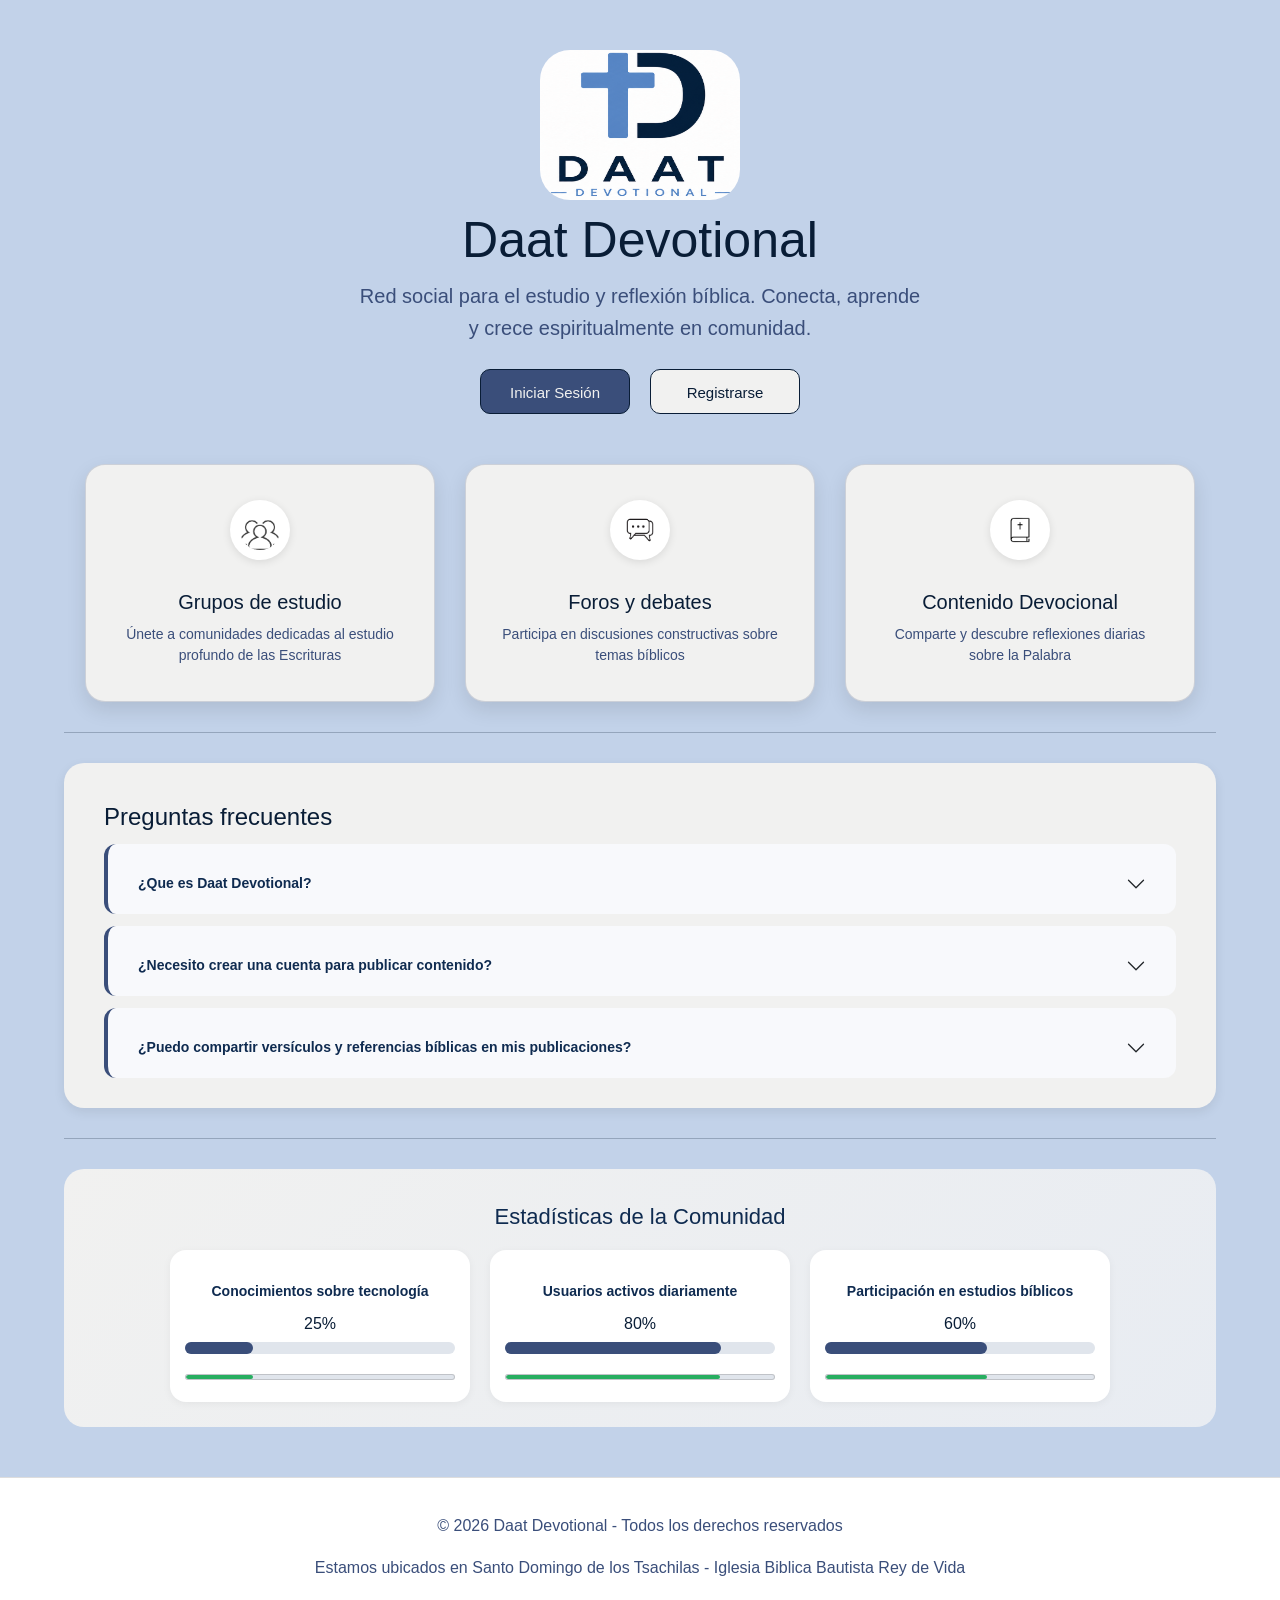
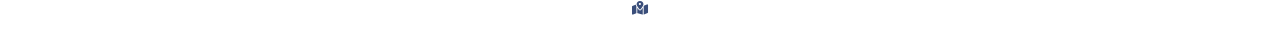
<file: index.html>
<!DOCTYPE html>
<html lang="es">

<head>
    <meta charset="UTF-8">
    <meta name="viewport" content="width=device-width, initial-scale=1.0">
    <title>Daat Devotional - Inicio</title>
    <link rel="icon" href="imagenes/mundo.png" type="image/x-icon">
    <link href="https://cdn.jsdelivr.net/npm/bootstrap@5.3.8/dist/css/bootstrap.min.css" rel="stylesheet"
        integrity="sha384-sRIl4kxILFvY47J16cr9ZwB07vP4J8+LH7qKQnuqkuIAvNWLzeN8tE5YBujZqJLB" crossorigin="anonymous">
    <link rel="stylesheet" href="css/general.css">
    <link rel="stylesheet" href="css/index.css">
    <link rel="stylesheet" href="https://cdnjs.cloudflare.com/ajax/libs/font-awesome/6.5.0/css/all.min.css">
    
</head>

<body id="bienvenida">
    <main>
        <!-- BLOQUE 1: PRESENTACIÓN PRINCIPAL -->
        <section id="presentacion">
            <div class="logo-principal">
                <img src="imagenes/LogoPrincipal.png" alt="Logo Principal">
            </div>
            <h1 class="titulo-principal">Daat Devotional</h1>
            <p class="subtitulo-principal">
                Red social para el estudio y reflexión bíblica. Conecta, aprende <br>
                y crece espiritualmente en comunidad.
            </p>
            <div class="botones">
                <a href="pages/formularios/login.html" class="btn-login">Iniciar Sesión</a>
                <a href="pages/formularios/registro.html" class="btn-registro">Registrarse</a>
            </div>
        </section>

        <!-- BLOQUE 2: TARJETAS DE INTERESES -->
        <section id="tarjetas">
            <article class="card-body">
                <img src="imagenes/usuarios.png" alt="Usuarios">
                <h2 class="card-title">Grupos de estudio</h2>
                <p class="card-text">Únete a comunidades dedicadas al estudio profundo de las Escrituras</p>
            </article>
            <article class="card-body">
                <img src="imagenes/mensaje.png" alt="Foros">
                <h2 class="card-title">Foros y debates</h2>
                <p class="card-text">Participa en discusiones constructivas sobre temas bíblicos</p>
            </article>
            <article class="card-body">
                <img src="imagenes/biblia.png" alt="Biblia">
                <h2 class="card-title">Contenido Devocional</h2>
                <p class="card-text">Comparte y descubre reflexiones diarias sobre la Palabra</p>
            </article>
        </section>

        <hr class="separador">

        <!-- BLOQUE 3: PREGUNTAS FRECUENTES -->
        <aside id="preguntas-frecuentes">
            <div class="accordion accordion-flush" id="accordionFlushExample">
                <h2 class="accordion-header">Preguntas frecuentes</h2>
                
                <div id="accordion-item">
                    <h2 class="accordion-header">
                        <button class="accordion-button collapsed" type="button" data-bs-toggle="collapse"
                            data-bs-target="#flush-collapseOne" aria-expanded="false" aria-controls="flush-collapseOne">
                            ¿Que es Daat Devotional?
                        </button>
                    </h2>
                    <div id="flush-collapseOne" class="accordion-collapse collapse"
                        data-bs-parent="#accordionFlushExample">
                        <div class="accordion-body">Daat Devotional es una red social enfocada en la divulgación de contenido de estudio bíblico para
                    crecer espiritualmente y mantener una buena coinonia</div>
                    </div>
                </div>

                <div id="accordion-item">
                    <h2 class="accordion-header">
                        <button class="accordion-button collapsed" type="button" data-bs-toggle="collapse"
                            data-bs-target="#flush-collapseTwo" aria-expanded="false" aria-controls="flush-collapseTwo">
                            ¿Necesito crear una cuenta para publicar contenido?
                        </button>
                    </h2>
                    <div id="flush-collapseTwo" class="accordion-collapse collapse"
                        data-bs-parent="#accordionFlushExample">
                        <div class="accordion-body">Sí, necesitas registrarte e iniciar sesión para compartir reflexiones, comentar publicaciones y
                    participar en grupos o foros.</div>
                    </div>
                </div>

                <div id="accordion-item">
                    <h2 class="accordion-header">
                        <button class="accordion-button collapsed" type="button" data-bs-toggle="collapse"
                            data-bs-target="#flush-collapseThree" aria-expanded="false"
                            aria-controls="flush-collapseThree">
                            ¿Puedo compartir versículos y referencias bíblicas en mis publicaciones?
                        </button>
                    </h2>
                    <div id="flush-collapseThree" class="accordion-collapse collapse"
                        data-bs-parent="#accordionFlushExample">
                        <div class="accordion-body">Sí, cada usuario puede agregar reflexiones personales, versículos bíblicos y referencias para
                    compartir mensajes de fe con la comunidad.</div>
                    </div>
                </div>
            </div>
        </aside>

        <hr class="separador">

        <!-- BLOQUE 4: ESTADÍSTICAS -->
        <section id="estadisticas">
            <h2>Estadísticas de la Comunidad</h2>
            <div class="grupo-estadisticas">
                <div class="item-estadistica">
                    <p><strong>Conocimientos sobre tecnología</strong></p>
                    <span>25%</span>
                    <progress value="25" max="100"></progress>
                    <meter value="25" min="0" max="100"></meter>
                </div>
                <div class="item-estadistica">
                    <p><strong>Usuarios activos diariamente</strong></p>
                    <span>80%</span>
                    <progress value="80" max="100"></progress>
                    <meter value="80" min="0" max="100"></meter>
                </div>
                <div class="item-estadistica">
                    <p><strong>Participación en estudios bíblicos</strong></p>
                    <span>60%</span>
                    <progress value="60" max="100"></progress>
                    <meter value="60" min="0" max="100"></meter>
                </div>
            </div>
        </section>
    </main>

    <footer>
        <p>&copy; 2026 Daat Devotional - Todos los derechos reservados</p>
        <p>Estamos ubicados en Santo Domingo de los Tsachilas - Iglesia Biblica Bautista Rey de Vida</p>
        <a href="https://maps.app.goo.gl/roqSy7ny4ynnwmRu9" target="_blank" aria-label="Ubicación en mapa">
            <i class="fa-solid fa-map-location-dot"></i>
        </a>
    </footer>
    <script src="https://cdn.jsdelivr.net/npm/bootstrap@5.3.8/dist/js/bootstrap.bundle.min.js"
        integrity="sha384-FKyoEForCGlyvwx9Hj09JcYn3nv7wiPVlz7YYwJrWVcXK/BmnVDxM+D2scQbITxI"
        crossorigin="anonymous"></script>
</body>

</html>
</file>
<file: css/general.css>
/* ============================================================
   BLOQUE 1: CONFIGURACIÓN GENERAL Y PALETA DE COLORES
   ============================================================ */
:root {
    --color-primary: #324d82;
    --color-primary-dark: #091d36;
    --color-primary-light: #dbe6f5;
    --color-secondary: #3a4e7a;
    --color-accent: #5b7db6;
    --color-bg: #f1f1f0;
    --color-white: #ffffff;
    --color-text: #091d36;
    --color-text-light: #3a4e7a;
    --color-danger: #dc3545;
    --color-success: #198754;
    --color-warning: #f18f01;
}

* {
    box-sizing: border-box;
    margin: 0;
    padding: 0;
}

html, body {
    height: 100%;
    margin: 0;
}

body {
    display: flex;
    flex-direction: column;
    font-family: 'Poppins', sans-serif;
    background-color: var(--color-bg);
    color: var(--color-text);
    line-height: 1.6;
}

/* ============================================================
   BLOQUE 2: TÍTULOS, PÁRRAFOS Y ENLACES
   ============================================================ */
h1 {
    font-size: 32px;
    text-align: center;
    color: var(--color-text);
    margin-top: 20px;
}

h2 {
    font-size: 22px;
    color: var(--color-text);
    margin-top: 10px;
}

h3 {
    font-size: 16px;
    color: var(--color-primary);
    margin: 0;
}

p {
    color: var(--color-text-light);
    font-size: 14px;
    margin-top: 10px;
    line-height: 1.6;
}

a {
    color: var(--color-text-light);
    text-decoration: none;
}

a:hover {
    color: var(--color-text);
    text-decoration: underline;
}

/* ============================================================
   BLOQUE 3: ELEMENTOS SEMÁNTICOS PRINCIPALES
   ============================================================ */
header {
    background-color: var(--color-white);
    padding: 10px 15px;
    border-bottom: 1px solid #ddd;
}

nav {
    display: flex;
    flex-direction: column;
    align-items: center;
    background-color: var(--color-white);
    padding: 10px 15px;
    border-bottom: 1px solid #ddd;
    gap: 10px;
}

main {
    width: 95%;
    max-width: 1200px;
    margin: 15px auto;
    flex: 1;
}

section {
    margin-top: 20px;
}

article {
    background-color: var(--color-white);
    border-radius: 18px;
    padding: 20px;
    margin-top: 20px;
    box-shadow: 0 0 8px rgba(0, 0, 0, 0.08);
}

aside {
    background-color: var(--color-bg);
    padding: 15px;
    border-radius: 10px;
}

footer {
    text-align: center;
    padding: 20px 15px;
    color: var(--color-text-light);
    background-color: var(--color-white);
    border-top: 1px solid #ddd;
    margin-top: auto;
    font-size: 12px;
}

/* ============================================================
   BLOQUE 4: MENÚ DE NAVEGACIÓN (MEJORADO)
   ============================================================ */
nav {
    display: flex;
    flex-direction: column;
    align-items: center;
    background-color: var(--color-white);
    padding: 10px 15px;
    border-bottom: 1px solid #ddd;
    gap: 10px;
}

.nav-logo {
    display: flex;
    align-items: center;
    gap: 10px;
    font-size: 18px;
    font-weight: bold;
    color: var(--color-primary);
}

.nav-links {
    display: flex;
    flex-wrap: wrap;
    justify-content: center;
    gap: 8px;
}

.nav-links .btn-light {
    background-color: transparent;
    border: none;
    padding: 0;
    transition: all 0.3s ease;
}

.nav-links .btn-light a {
    display: block;
    padding: 8px 16px;
    border-radius: 8px;
    font-size: 14px;
    color: var(--color-text-light);
    text-decoration: none;
    transition: all 0.3s ease;
    font-weight: 500;
}

/* ============================================================
   HOVER AZUL OSCURO PARA LA NAVEGACIÓN
   ============================================================ */
.nav-links .btn-light a:hover {
    background-color: var(--color-primary-dark);
    color: var(--color-white);
    text-decoration: none;
    transform: translateY(-1px);
}

.nav-links .btn-light a:active {
    transform: scale(0.97);
}

/* ============================================================
   BOTÓN DE USUARIO EN LA NAVEGACIÓN
   ============================================================ */
.nav-usuario {
    display: flex;
    gap: 8px;
    align-items: center;
}

.nav-usuario .btn-light {
    background-color: transparent;
    border: none;
    padding: 0;
    transition: all 0.3s ease;
}

.nav-usuario .btn-light a {
    display: flex;
    align-items: center;
    gap: 6px;
    padding: 8px 16px;
    border-radius: 8px;
    font-size: 14px;
    color: var(--color-text-light);
    text-decoration: none;
    transition: all 0.3s ease;
    font-weight: 500;
}

.nav-usuario .btn-light a i {
    font-size: 15px;
}

/* Hover azul oscuro para el botón de usuario */
.nav-usuario .btn-light a:hover {
    background-color: var(--color-primary-dark);
    color: var(--color-white);
    text-decoration: none;
    transform: translateY(-1px);
}

.nav-usuario .btn-light a:active {
    transform: scale(0.97);
}

/* Botón de cerrar sesión (icono) */
.nav-usuario .btn-light .nav-salir {
    padding: 8px 12px;
}

.nav-usuario .btn-light .nav-salir:hover {
    background-color: var(--color-danger);
    color: var(--color-white);
}

nav img {
    width: 40px;
    height: 40px;
    border-radius: 50px;
}

/* ============================================================
   BLOQUE 5: IMÁGENES Y MULTIMEDIA
   ============================================================ */
img {
    max-width: 100%;
    height: auto;
    border-radius: 10px;
}

figure {
    text-align: center;
    margin: 15px 0;
}

figcaption {
    font-size: 12px;
    color: var(--color-accent);
    margin-top: 6px;
    font-style: italic;
}

/* ============================================================
   BLOQUE 6: FORMULARIOS
   ============================================================ */
form {
    margin-top: 10px;
}

label {
    display: block;
    margin-top: 20px;
    color: var(--color-text);
    font-size: 13px;
    font-weight: 600;
}

input, textarea, select {
    width: 100%;
    margin-top: 8px;
    border-radius: 5px;
    border: 1px solid #c2d2e9;
    padding: 0 10px;
    font-size: 14px;
    font-family: Poppins, sans-serif;
    color: var(--color-text);
    background-color: #f9fbff;
}

input {
    height: 35px;
}

textarea {
    height: 80px;
    padding: 12px;
    resize: vertical;
}

select {
    height: 38px;
}

input:focus, textarea:focus, select:focus {
    outline: none;
    border-color: var(--color-primary);
    box-shadow: 0 0 4px rgba(50, 77, 130, 0.3);
}

button {
    border-radius: 10px;
    padding: 10px 18px;
    font-family: Poppins, sans-serif;
    font-size: 14px;
    cursor: pointer;
    border: none;
    transition: background-color 0.2s, transform 0.15s;
}

button:hover {
    transform: scale(1.05);
    opacity: 0.92;
}

form button {
    width: 100%;
    height: 38px;
    border-radius: 5px;
    background-color: var(--color-primary);
    color: var(--color-white);
    text-align: center;
    margin-top: 20px;
    font-size: 14px;
}

form button:hover {
    background-color: var(--color-primary-dark);
    transform: scale(1.03);
}

/* ============================================================
   BLOQUE 7: TABLAS
   ============================================================ */
table {
    border-collapse: collapse;
    width: 100%;
    margin-top: 15px;
    background-color: var(--color-white);
    border-radius: 10px;
    overflow: hidden;
    box-shadow: 0 0 8px rgba(0, 0, 0, 0.06);
}

thead {
    background-color: var(--color-primary);
    color: var(--color-white);
}

th, td {
    padding: 10px 12px;
    text-align: left;
    font-size: 13px;
}

tbody tr {
    border-bottom: 1px solid #c2d2e9;
}

tbody tr:hover {
    background-color: var(--color-primary-light);
}

/* ============================================================
   BLOQUE 8: BOTONES UTILITARIOS (usando la paleta)
   ============================================================ */
.btn-primary-custom {
    background-color: var(--color-primary);
    color: var(--color-white);
}

.btn-primary-custom:hover {
    background-color: var(--color-primary-dark);
}

.btn-secondary-custom {
    background-color: var(--color-primary-light);
    color: var(--color-text);
}

.btn-secondary-custom:hover {
    background-color: var(--color-accent);
    color: var(--color-white);
}

.btn-danger-custom {
    background-color: var(--color-danger);
    color: var(--color-white);
}

.btn-danger-custom:hover {
    background-color: #a71d2a;
}

/* ============================================================
   BLOQUE 9: MEDIA QUERIES (MOBILE-FIRST)
   ============================================================ */
@media (min-width: 768px) {
    h1 { font-size: 40px; }
    h2 { font-size: 24px; }
    h3 { font-size: 18px; }
    p { font-size: 16px; }
    
    main {
        width: 90%;
        margin: 20px auto;
    }
    
    nav {
        flex-direction: row;
        justify-content: space-between;
        padding: 12px 30px;
    }
    
    .nav-links {
        gap: 15px;
    }
    
    .nav-links .btn-light a {
        font-size: 15px;
        padding: 8px 18px;
    }
    
    .nav-usuario .btn-light a {
        font-size: 15px;
        padding: 8px 18px;
    }
    
    footer {
        font-size: 14px;
        padding: 25px 30px;
    }
}

@media (min-width: 992px) {
    h1 { font-size: 50px; }
    
    main {
        width: 90%;
        margin: 30px auto;
    }
    
    nav {
        padding: 12px 40px;
    }
    
    .nav-links {
        gap: 20px;
    }
    
    .nav-links .btn-light a {
        font-size: 16px;
        padding: 10px 22px;
    }
    
    .nav-usuario .btn-light a {
        font-size: 16px;
        padding: 10px 22px;
    }
    
    article {
        padding: 25px;
    }
    
    footer {
        font-size: 14px;
        padding: 25px 40px;
    }
}
</file>
<file: css/index.css>
/* ============================================================
   BLOQUE 1: PRESENTACIÓN PRINCIPAL
   ============================================================ */
#presentacion {
    text-align: center;
    margin-bottom: 30px;
}

#bienvenida {
    background-color: #c2d2e9;
}

.logo-principal img {
    border-radius: 30px;
    height: 120px;
    width: 160px;
}

.titulo-principal {
    font-size: 32px;
    color: #091d36;
    margin-top: 10px;
}

.subtitulo-principal {
    color: #3a4e7a;
    font-size: 16px;
    margin-top: 10px;
    padding: 0 15px;
}

.botones {
    display: flex;
    flex-direction: column;
    align-items: center;
    gap: 15px;
    margin-top: 25px;
}

.btn-login, .btn-registro {
    display: inline-block;
    width: 200px;
    height: 45px;
    line-height: 45px;
    text-align: center;
    border-radius: 10px;
    font-family: Poppins, sans-serif;
    font-size: 15px;
    cursor: pointer;
    transition: transform 0.2s;
}

.btn-login {
    background-color: #3a4e7a;
    color: #f1f1f0;
    border: 1px solid #091d36;
}

.btn-login:hover {
    background-color: #091d36;
    transform: scale(1.08);
    color: #f1f1f0;
}

.btn-registro {
    background-color: #f1f1f0;
    color: #091d36;
    border: 1px solid #091d36;
}

.btn-registro:hover {
    background-color: #c2d2e9;
    transform: scale(1.08);
    color: #091d36;
}

/* ============================================================
   BLOQUE 2: TARJETAS DE SERVICIOS 
   ============================================================ */
#tarjetas {
    display: flex;
    flex-direction: column;
    align-items: center;
    gap: 20px;
    margin-top: 30px;
}

.card-body {
    width: 100%;
    max-width: 350px;
    padding: 25px 20px;
    text-align: center;
    background-color: #f1f1f0;
    border-radius: 20px;
    box-shadow: 0px 8px 20px rgba(0, 0, 0, 0.1);
    transition: transform 0.3s ease, box-shadow 0.3s ease;
    border: 1px solid rgba(58, 78, 122, 0.2);
}

.card-body:hover {
    transform: translateY(-8px);
    box-shadow: 0px 15px 30px rgba(0, 0, 0, 0.15);
    border-color: #3a4e7a;
}

.card-body img {
    width: 60px;
    height: 60px;
    border-radius: 50%;
    margin-bottom: 15px;
    padding: 10px;
    background-color: white;
    box-shadow: 0 2px 8px rgba(0, 0, 0, 0.1);
}

.card-body h2 {
    color: #091d36;
    font-size: 18px;
    margin: 15px 0 10px;
}

.card-body p {
    color: #3a4e7a;
    padding: 0 10px;
    font-size: 14px;
    line-height: 1.5;
    margin: 0;
}

/* ============================================================
   BLOQUE 3: PREGUNTAS FRECUENTES 
   ============================================================ */
#preguntas-frecuentes {
    text-align: left;
    margin: 20px auto;
    background-color: #f1f1f0;
    border-radius: 20px;
    padding: 20px 25px;
    box-shadow: 0 4px 12px rgba(0, 0, 0, 0.08);
}

#accordion-item button {
    font-weight: bold;
    color: #0f2b50;
    background-color: #f8f9fc;
    cursor: pointer;
    font-size: 14px;
    padding: 10px 15px;
}

#accordion-item {
    margin-top: 12px;
    padding: 10px 15px;
    background-color: #f8f9fc;
    border-radius: 12px;
    border-left: 4px solid #3a4e7a;
}

.accordion-body {
    margin-top: 10px;
    padding-left: 15px;
    color: #4d5d78;
    font-size: 14px;
}

/* ============================================================
   BLOQUE 4: ESTADÍSTICAS
   ============================================================ */
#estadisticas {
    text-align: center;
    margin: 20px auto;
    background: linear-gradient(135deg, #f1f1f0 0%, #e8ecf2 100%);
    padding: 25px 15px;
    border-radius: 20px;
}

#estadisticas h2 {
    margin-bottom: 20px;
    color: #0f2b50;
    font-size: 22px;
}

#estadisticas progress, #estadisticas meter {
    width: 100%;
    height: 12px;
    border-radius: 12px;
}

#estadisticas progress::-webkit-progress-bar {
    background-color: #e0e5ec;
    border-radius: 12px;
}

#estadisticas progress::-webkit-progress-value {
    background-color: #3a4e7a;
    border-radius: 12px;
}

#estadisticas meter::-webkit-meter-bar {
    background-color: #e0e5ec;
    border-radius: 12px;
}

#estadisticas meter::-webkit-meter-optimum-value {
    background-color: #27ae60;
    border-radius: 12px;
}

#estadisticas p {
    margin: 15px 0 8px;
    font-weight: 500;
    color: #0f2b50;
    font-size: 14px;
}

.grupo-estadisticas {
    display: flex;
    flex-direction: column;
    gap: 20px;
    margin-top: 15px;
}

.item-estadistica {
    width: 100%;
    background-color: white;
    padding: 15px;
    border-radius: 16px;
    box-shadow: 0 2px 8px rgba(0, 0, 0, 0.05);
}

.separador {
    margin: 30px 0;
}

/* ============================================================
   MEDIA QUERIES
   ============================================================ */

/* Tablets y pantallas medianas */
@media (min-width: 768px) {
    .titulo-principal {
        font-size: 42px;
    }
    
    .subtitulo-principal {
        font-size: 18px;
    }
    
    .botones {
        flex-direction: row;
        justify-content: center;
        gap: 20px;
    }
    
    .btn-login, .btn-registro {
        width: 150px;
    }
    
    #tarjetas {
        flex-direction: row;
        flex-wrap: wrap;
        justify-content: center;
        gap: 25px;
    }
    
    .card-body {
        width: calc(50% - 25px);
        max-width: 300px;
    }
    
    .grupo-estadisticas {
        flex-direction: row;
        flex-wrap: wrap;
        justify-content: center;
        gap: 20px;
    }
    
    .item-estadistica {
        width: calc(50% - 20px);
        max-width: 300px;
    }
}

/* Escritorio y pantallas grandes */
@media (min-width: 992px) {
    .titulo-principal {
        font-size: 50px;
    }
    
    .subtitulo-principal {
        font-size: 20px;
    }
    
    .logo-principal img {
        height: 150px;
        width: 200px;
    }
    
    #tarjetas {
        gap: 30px;
    }
    
    .card-body {
        width: calc(33.33% - 30px);
        max-width: 350px;
        padding: 35px 25px;
    }
    
    .card-body h2 {
        font-size: 20px;
    }
    
    .item-estadistica {
        width: calc(33.33% - 20px);
    }
    
    #preguntas-frecuentes {
        padding: 30px 40px;
    }
}
</file>
